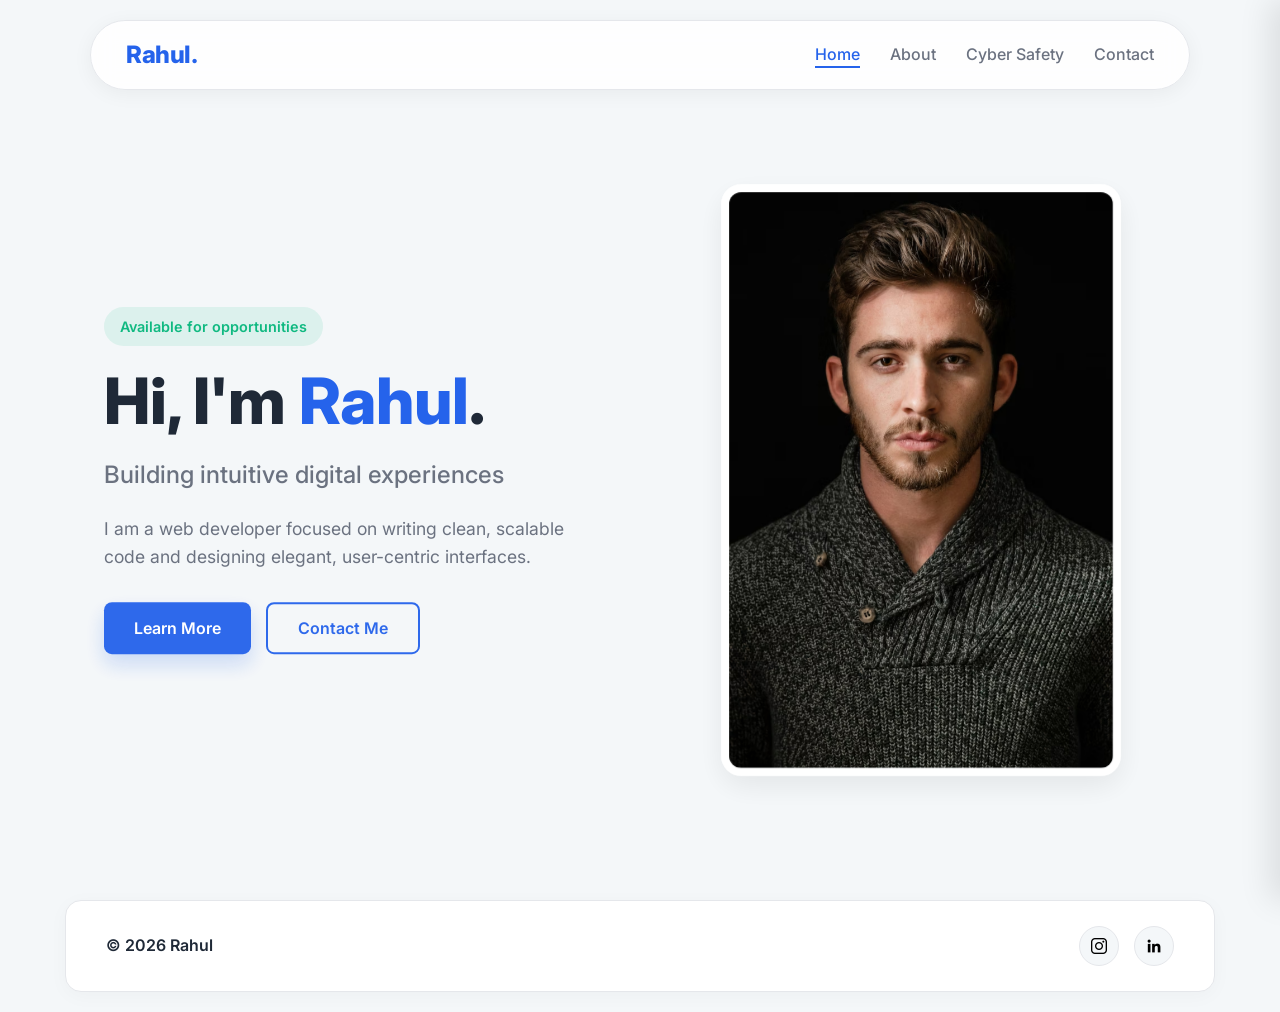
<file: index.html>
<!DOCTYPE html>
<html lang="en">
<head>
  <meta charset="UTF-8">
  <meta name="viewport" content="width=device-width, initial-scale=1.0">
  <title>Rahul Portfolio - Home</title>
  <link rel="stylesheet" href="css/style.css">
  <link rel="stylesheet" href="css/responsive.css">
</head>
<body>

  <nav class="navbar">
    <h1>Rahul.</h1>
    <ul class="desktop-nav">
      <li><a href="index.html" class="active">Home</a></li>
      <li><a href="about.html">About</a></li>
      <li><a href="cyberSafety.html">Cyber Safety</a></li>
      <li><a href="contact.html">Contact</a></li>
    </ul>
    <div class="menu-btn">
      <span></span><span></span><span></span>
    </div>
  </nav> 
  
  <div class="sidebar">
    <ul class="nav-links">
      <li><a href="index.html">Home</a></li>
      <li><a href="about.html">About</a></li>
      <li><a href="cyberSafety.html">Cyber Safety</a></li>
      <li><a href="contact.html">Contact</a></li>
    </ul>
  </div>

  <main class="home-main">
    <div class="home-text">
      <div class="status-badge">Available for opportunities</div>
      <h1>Hi, I'm <span>Rahul</span>.</h1>
      <h2>Building <span class="changing-text">intuitive digital experiences</span></h2>
      <p>I am a web developer focused on writing clean, scalable code and designing elegant, user-centric interfaces.</p>
      
      <div class="home-buttons">
        <button class="btn-primary" onclick="window.location.href='about.html'">Learn More</button>
        <button class="btn-secondary" onclick="window.location.href='contact.html'">Contact Me</button>
      </div>
    </div>

    <div class="home-image-container">
      <img src="images/person.avif" alt="Rahul Portrait" class="home-image">
    </div>
  </main>

  <footer class="footer">
    <div class="copyright">&copy; 2026 Rahul</div>
    <div>
      <ul class="icons"> 
        <li><img src="images/instagram.png" alt="IG" style="width:16px;"></li>
        <li><img src="images/linkedin.png" alt="IN" style="width:16px;"></li>
      </ul>
    </div>
  </footer>

  <script src="https://cdnjs.cloudflare.com/ajax/libs/gsap/3.12.5/gsap.min.js"></script>
  <script src="js/script.js"></script>
</body>
</html>
</file>
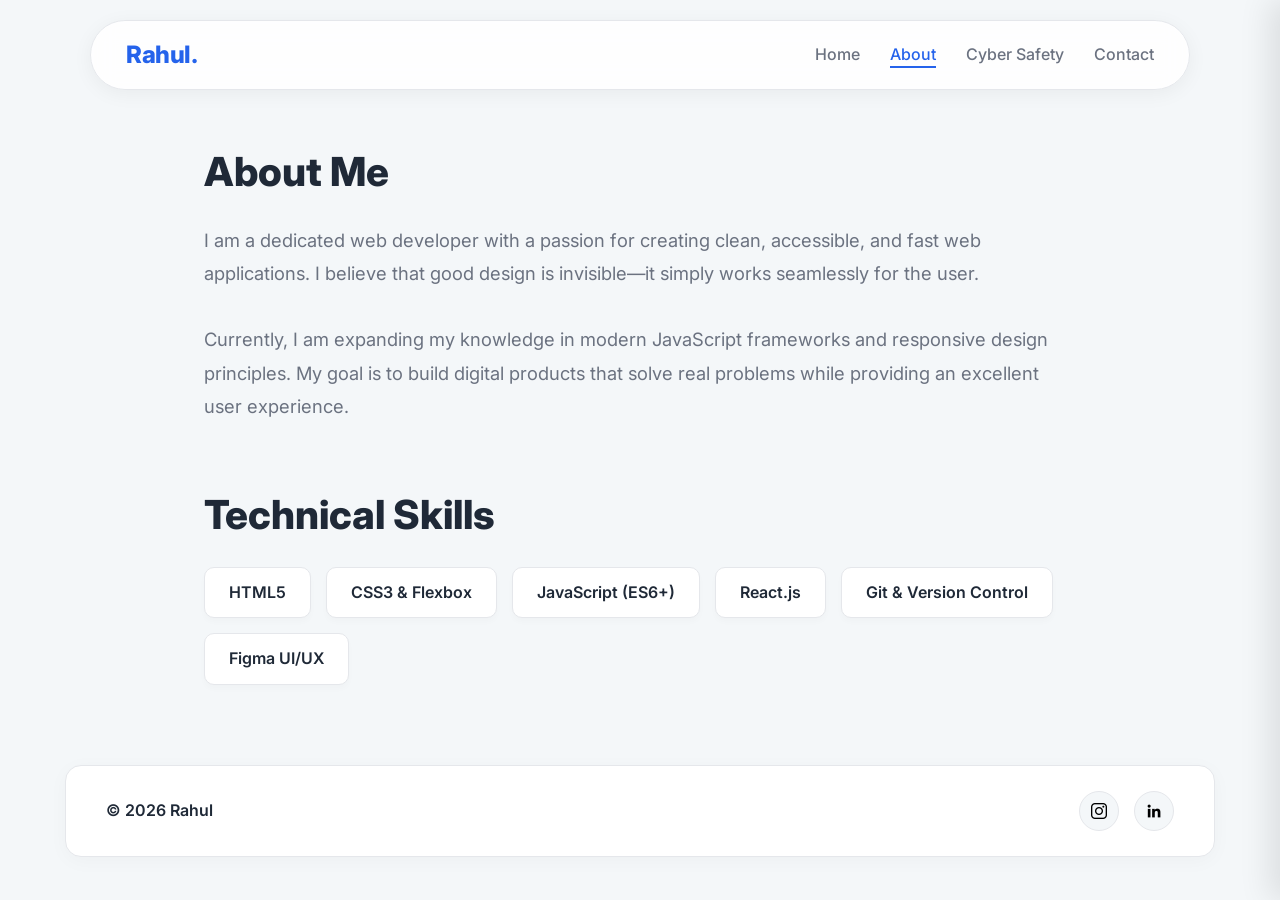
<file: about.html>
<!DOCTYPE html>
<html lang="en">
<head>
  <meta charset="UTF-8">
  <meta name="viewport" content="width=device-width, initial-scale=1.0">
  <title>Rahul Portfolio - About</title>
  <link rel="stylesheet" href="css/style.css">
  <link rel="stylesheet" href="css/responsive.css">
</head>
<body>

  <nav class="navbar">
    <h1>Rahul.</h1>
    <ul class="desktop-nav">
      <li><a href="index.html">Home</a></li>
      <li><a href="about.html" class="active">About</a></li>
      <li><a href="cyberSafety.html">Cyber Safety</a></li>
      <li><a href="contact.html">Contact</a></li>
    </ul>
    <div class="menu-btn">
      <span></span><span></span><span></span>
    </div>
  </nav>

  <div class="sidebar">
    <ul class="nav-links">
      <li><a href="index.html">Home</a></li>
      <li><a href="about.html">About</a></li>
      <li><a href="cyberSafety.html">Cyber Safety</a></li>
      <li><a href="contact.html">Contact</a></li>
    </ul>
  </div>

  <main class="about-main">
    <div class="about-me">
      <h1 class="section-title">About Me</h1>
      <p> 
        I am a dedicated web developer with a passion for creating clean, accessible, and fast web applications. I believe that good design is invisible—it simply works seamlessly for the user.
        <br><br>
        Currently, I am expanding my knowledge in modern JavaScript frameworks and responsive design principles. My goal is to build digital products that solve real problems while providing an excellent user experience.
      </p>
    </div>

    <div class="skills">
      <h2 class="section-title">Technical Skills</h2>
      <ul>
        <li>HTML5</li>
        <li>CSS3 & Flexbox</li>
        <li>JavaScript (ES6+)</li>
        <li>React.js</li>
        <li>Git & Version Control</li>
        <li>Figma UI/UX</li>
      </ul>
    </div>
  </main>

  <footer class="footer">
    <div class="copyright">&copy; 2026 Rahul</div>
    <div>
      <ul class="icons"> 
        <li><img src="images/instagram.png" alt="IG" style="width:16px;"></li>
        <li><img src="images/linkedin.png" alt="IN" style="width:16px;"></li>
      </ul>
    </div>
  </footer>

  <script src="https://cdnjs.cloudflare.com/ajax/libs/gsap/3.12.5/gsap.min.js"></script>
  <script src="js/script.js"></script>
</body>
</html>
</file>
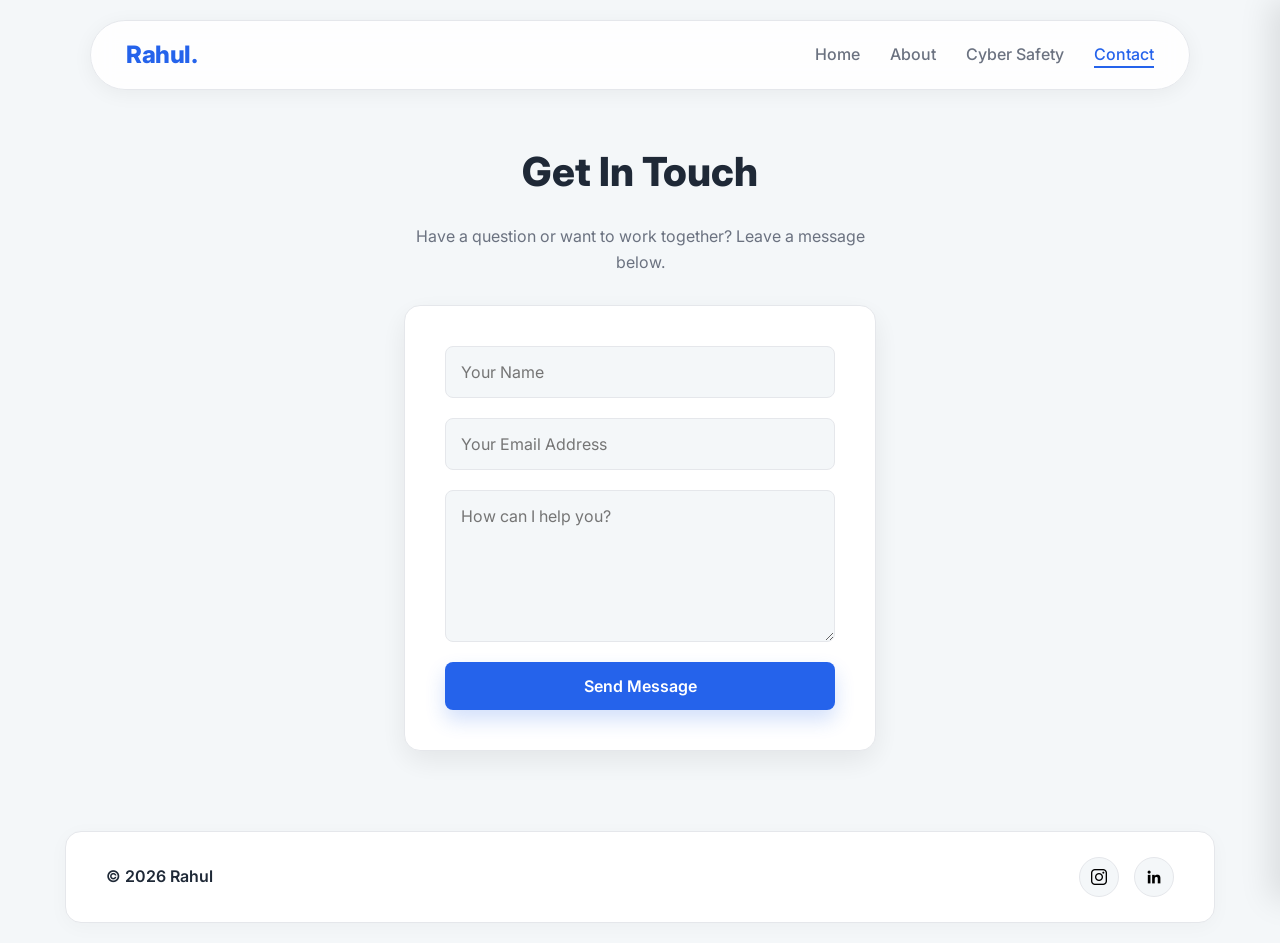
<file: contact.html>
<!DOCTYPE html>
<html lang="en">
<head>
  <meta charset="UTF-8">
  <meta name="viewport" content="width=device-width, initial-scale=1.0">
  <title>Rahul Portfolio - Contact</title>
  <link rel="stylesheet" href="css/style.css">
  <link rel="stylesheet" href="css/responsive.css">
</head>
<body>

  <nav class="navbar">
    <h1>Rahul.</h1>
    <ul class="desktop-nav">
      <li><a href="index.html">Home</a></li>
      <li><a href="about.html">About</a></li>
      <li><a href="cyberSafety.html">Cyber Safety</a></li>
      <li><a href="contact.html" class="active">Contact</a></li>
    </ul>
    <div class="menu-btn">
      <span></span><span></span><span></span>
    </div>
  </nav> 
  
  <div class="sidebar">
    <ul class="nav-links">
      <li><a href="index.html">Home</a></li>
      <li><a href="about.html">About</a></li>
      <li><a href="cyberSafety.html">Cyber Safety</a></li>
      <li><a href="contact.html">Contact</a></li>
    </ul>
  </div>

  <main class="contact-main">
    <h1 class="section-title">Get In Touch</h1>
    <p style="color: var(--text-muted);">Have a question or want to work together? Leave a message below.</p>
    
    <form action="#" method="POST"> 
      <input type="text" placeholder="Your Name" required>
      <input type="email" placeholder="Your Email Address" required>
      <textarea rows="6" placeholder="How can I help you?" required></textarea>
      <button type="submit" class="btn-primary">Send Message</button>
    </form>
  </main>
  
  <footer class="footer">
    <div class="copyright">&copy; 2026 Rahul</div>
    <div>
      <ul class="icons"> 
        <li><img src="images/instagram.png" alt="IG" style="width:16px;"></li>
        <li><img src="images/linkedin.png" alt="IN" style="width:16px;"></li>
      </ul>
    </div>
  </footer>

  <script src="https://cdnjs.cloudflare.com/ajax/libs/gsap/3.12.5/gsap.min.js"></script>
  <script src="js/script.js"></script>
</body>
</html>
</file>
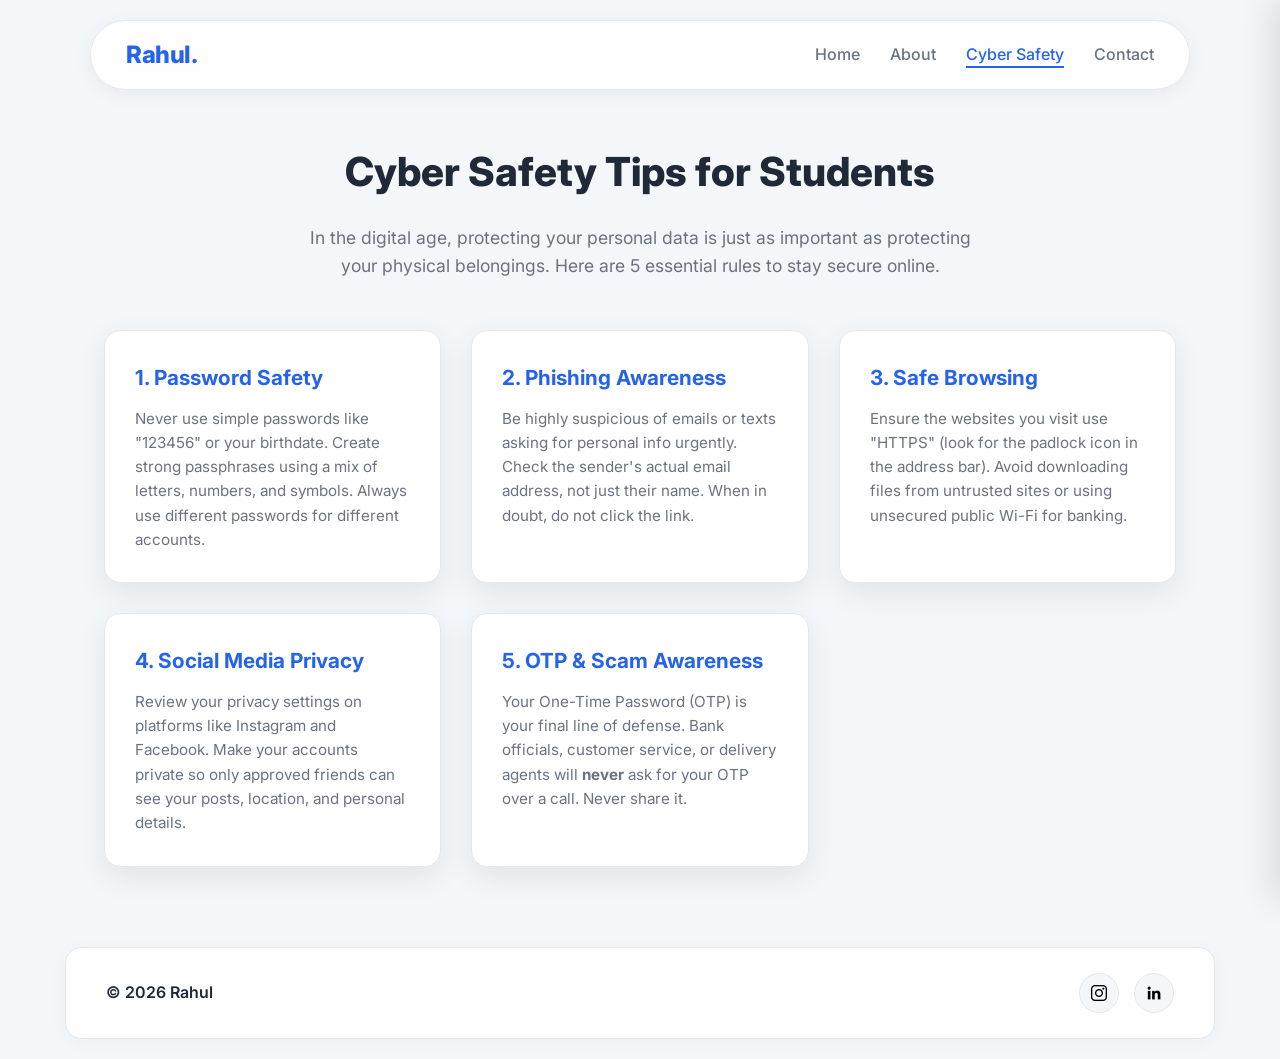
<file: cyberSafety.html>
<!DOCTYPE html>
<html lang="en">
<head>
  <meta charset="UTF-8">
  <meta name="viewport" content="width=device-width, initial-scale=1.0">
  <title>Rahul Portfolio - Cyber Safety</title>
  <link rel="stylesheet" href="css/style.css">
  <link rel="stylesheet" href="css/responsive.css">
</head>
<body>

  <nav class="navbar">
    <h1>Rahul.</h1>
    <ul class="desktop-nav">
      <li><a href="index.html">Home</a></li>
      <li><a href="about.html">About</a></li>
      <li><a href="cyberSafety.html" class="active">Cyber Safety</a></li>
      <li><a href="contact.html">Contact</a></li>
    </ul>
    <div class="menu-btn">
      <span></span><span></span><span></span>
    </div>
  </nav> 
  
  <div class="sidebar">
    <ul class="nav-links">
      <li><a href="index.html">Home</a></li>
      <li><a href="about.html">About</a></li>
      <li><a href="cyberSafety.html">Cyber Safety</a></li>
      <li><a href="contact.html">Contact</a></li>
    </ul>
  </div>

  <main class="cyber-main">
    <div class="cyber-intro">
      <h1 class="section-title">Cyber Safety Tips for Students</h1>
      <p>In the digital age, protecting your personal data is just as important as protecting your physical belongings. Here are 5 essential rules to stay secure online.</p>
    </div>

    <div class="safety-grid">
      <div class="safety-card">
        <h3>1. Password Safety</h3>
        <p>Never use simple passwords like "123456" or your birthdate. Create strong passphrases using a mix of letters, numbers, and symbols. Always use different passwords for different accounts.</p>
      </div>

      <div class="safety-card">
        <h3>2. Phishing Awareness</h3>
        <p>Be highly suspicious of emails or texts asking for personal info urgently. Check the sender's actual email address, not just their name. When in doubt, do not click the link.</p>
      </div>

      <div class="safety-card">
        <h3>3. Safe Browsing</h3>
        <p>Ensure the websites you visit use "HTTPS" (look for the padlock icon in the address bar). Avoid downloading files from untrusted sites or using unsecured public Wi-Fi for banking.</p>
      </div>

      <div class="safety-card">
        <h3>4. Social Media Privacy</h3>
        <p>Review your privacy settings on platforms like Instagram and Facebook. Make your accounts private so only approved friends can see your posts, location, and personal details.</p>
      </div>

      <div class="safety-card">
        <h3>5. OTP & Scam Awareness</h3>
        <p>Your One-Time Password (OTP) is your final line of defense. Bank officials, customer service, or delivery agents will <strong>never</strong> ask for your OTP over a call. Never share it.</p>
      </div>
    </div>
  </main>
  
  <footer class="footer">
    <div class="copyright">&copy; 2026 Rahul</div>
    <div>
      <ul class="icons"> 
        <li><img src="images/instagram.png" alt="IG" style="width:16px;"></li>
        <li><img src="images/linkedin.png" alt="IN" style="width:16px;"></li>
      </ul>
    </div>
  </footer>

  <script src="https://cdnjs.cloudflare.com/ajax/libs/gsap/3.12.5/gsap.min.js"></script>
  <script src="js/script.js"></script>
</body>
</html>
</file>
<file: css/style.css>
@import url('https://fonts.googleapis.com/css2?family=Inter:wght@300;400;500;600;700;800&display=swap');

* {
  margin: 0;
  padding: 0;
  box-sizing: border-box;
}

:root {
  --bg: #F4F7F9; /* Light gray-blue background */
  --surface: #FFFFFF; /* Pure white cards */
  --primary: #2563EB; /* Royal Blue */
  --primary-hover: #1D4ED8;
  --secondary: #10B981; /* Emerald Green (Good for safety theme) */
  --text-main: #1F2937; /* Dark Slate */
  --text-muted: #6B7280; /* Medium Gray */
  --border: #E5E7EB;
  --shadow: 0 10px 30px rgba(0, 0, 0, 0.08);
  --shadow-hover: 0 20px 40px rgba(37, 99, 235, 0.15);
}

html {
  scroll-behavior: smooth;
}

body {
  font-family: 'Inter', sans-serif;
  color: var(--text-main);
  background-color: var(--bg);
  overflow-x: hidden;
  line-height: 1.6;
}

a {
  text-decoration: none;
}

img {
  display: block;
  max-width: 100%;
}

ul {
  list-style: none;
}

/* ---------- NAVBAR ---------- */
.navbar {
  position: fixed;
  top: 20px;
  left: 50%;
  transform: translateX(-50%);
  width: min(1100px, 92%);
  padding: 15px 35px;
  display: flex;
  justify-content: space-between;
  align-items: center;
  background: rgba(255, 255, 255, 0.85);
  backdrop-filter: blur(12px);
  border: 1px solid var(--border);
  border-radius: 50px;
  box-shadow: 0 4px 20px rgba(0,0,0,0.05);
  z-index: 1000;
}

.navbar h1 {
  font-size: 1.5rem;
  font-weight: 800;
  color: var(--primary);
  letter-spacing: -0.5px;
}

.desktop-nav {
  display: flex;
  gap: 30px;
}

.desktop-nav a {
  color: var(--text-muted);
  font-weight: 500;
  position: relative;
  transition: color 0.3s;
}

.desktop-nav a:hover, .desktop-nav a.active {
  color: var(--primary);
}

.desktop-nav a::after {
  content: "";
  position: absolute;
  left: 0;
  bottom: -4px;
  width: 0;
  height: 2px;
  background: var(--primary);
  transition: 0.3s;
}

.desktop-nav a:hover::after, .desktop-nav a.active::after {
  width: 100%;
}

.menu-btn {
  display: none;
  flex-direction: column;
  gap: 5px;
  cursor: pointer;
}

.menu-btn span {
  width: 25px;
  height: 3px;
  background: var(--text-main);
  transition: 0.3s;
  border-radius: 5px;
}

/* ---------- SIDEBAR ---------- */
.sidebar {
  position: fixed;
  right: 0;
  top: 0;
  height: 100vh;
  width: 280px;
  background: var(--surface);
  padding: 100px 40px;
  transform: translateX(100%);
  z-index: 999;
  box-shadow: -10px 0 30px rgba(0, 0, 0, 0.1);
  border-left: 1px solid var(--border);
}

.nav-links {
  display: flex;
  flex-direction: column;
  gap: 25px;
}

.nav-links a {
  font-size: 1.2rem;
  font-weight: 600;
  color: var(--text-main);
}

.nav-links a:hover {
  color: var(--primary);
}

/* ---------- BUTTONS ---------- */
button {
  border: none;
  padding: 14px 30px;
  border-radius: 8px;
  font-weight: 600;
  font-family: inherit;
  font-size: 1rem;
  cursor: pointer;
  transition: all 0.3s ease;
}

.btn-primary {
  background: var(--primary);
  color: white;
  box-shadow: 0 10px 20px rgba(37, 99, 235, 0.2);
}

.btn-primary:hover {
  background: var(--primary-hover);
  transform: translateY(-2px);
  box-shadow: 0 15px 25px rgba(37, 99, 235, 0.3);
}

.btn-secondary {
  background: transparent;
  border: 2px solid var(--primary);
  color: var(--primary);
}

.btn-secondary:hover {
  background: rgba(37, 99, 235, 0.05);
  transform: translateY(-2px);
}

/* ---------- HOME PAGE ---------- */
.home-main {
  min-height: 100vh;
  display: flex;
  align-items: center;
  justify-content: center;
  padding: 120px 5% 60px;
  max-width: 1200px;
  margin: 0 auto;
  gap: 50px;
}

.home-text {
  flex: 1;
  display: flex;
  flex-direction: column;
  gap: 20px;
}

.status-badge {
  display: inline-flex;
  align-items: center;
  gap: 8px;
  padding: 8px 16px;
  background: rgba(16, 185, 129, 0.1);
  color: var(--secondary);
  border-radius: 50px;
  font-size: 0.9rem;
  font-weight: 600;
  width: fit-content;
}

.home-text h1 {
  font-size: clamp(3rem, 5vw, 4rem);
  line-height: 1.1;
  color: var(--text-main);
  font-weight: 800;
}

.home-text h1 span {
  color: var(--primary);
}

.home-text h2 {
  font-size: 1.5rem;
  color: var(--text-muted);
  font-weight: 500;
}

.home-text p {
  font-size: 1.1rem;
  color: var(--text-muted);
  max-width: 500px;
  margin-bottom: 10px;
}

.home-buttons {
  display: flex;
  gap: 15px;
}

.home-image-container {
  flex: 1;
  display: flex;
  justify-content: center;
}

.home-image {
  width: 100%;
  max-width: 400px;
  border-radius: 20px;
  box-shadow: var(--shadow);
  border: 8px solid var(--surface);
  transition: transform 0.3s;
}

.home-image:hover {
  transform: translateY(-10px);
}

/* ---------- ABOUT PAGE ---------- */
.about-main {
  padding: 140px 5% 80px;
  max-width: 1000px;
  margin: 0 auto;
  display: flex;
  flex-direction: column;
  gap: 60px;
}

.section-title {
  font-size: 2.5rem;
  color: var(--text-main);
  margin-bottom: 20px;
  font-weight: 800;
}

.about-me p {
  font-size: 1.15rem;
  color: var(--text-muted);
  line-height: 1.8;
}

.skills ul {
  display: flex;
  flex-wrap: wrap;
  gap: 15px;
  margin-top: 20px;
}

.skills li {
  background: var(--surface);
  padding: 12px 24px;
  border-radius: 10px;
  border: 1px solid var(--border);
  box-shadow: 0 4px 6px rgba(0,0,0,0.02);
  transition: all 0.3s ease;
  font-weight: 600;
  color: var(--text-main);
  display: flex;
  align-items: center;
  gap: 10px;
}

.skills li:hover {
  border-color: var(--primary);
  transform: translateY(-3px);
  box-shadow: var(--shadow);
}

/* ---------- CYBER SAFETY PAGE ---------- */
.cyber-main {
  padding: 140px 5% 80px;
  max-width: 1200px;
  margin: 0 auto;
}

.cyber-intro {
  text-align: center;
  max-width: 700px;
  margin: 0 auto 50px;
}

.cyber-intro p {
  color: var(--text-muted);
  font-size: 1.1rem;
}

.safety-grid {
  display: grid;
  grid-template-columns: repeat(auto-fit, minmax(300px, 1fr));
  gap: 30px;
}

.safety-card {
  background: var(--surface);
  padding: 30px;
  border-radius: 16px;
  border: 1px solid var(--border);
  box-shadow: var(--shadow);
  transition: transform 0.3s ease;
}

.safety-card:hover {
  transform: translateY(-5px);
  border-color: var(--secondary);
}

.safety-card h3 {
  color: var(--primary);
  font-size: 1.3rem;
  margin-bottom: 12px;
}

.safety-card p {
  color: var(--text-muted);
  font-size: 0.95rem;
}

/* ---------- CONTACT PAGE ---------- */
.contact-main {
  padding: 140px 5% 80px;
  max-width: 600px;
  margin: 0 auto;
  text-align: center;
}

form {
  display: flex;
  flex-direction: column;
  gap: 20px;
  background: var(--surface);
  padding: 40px;
  border-radius: 16px;
  box-shadow: var(--shadow);
  border: 1px solid var(--border);
  margin-top: 30px;
}

input, textarea {
  width: 100%;
  padding: 15px;
  border: 1px solid var(--border);
  border-radius: 8px;
  font-family: inherit;
  font-size: 1rem;
  color: var(--text-main);
  background: var(--bg);
  transition: all 0.3s;
}

input:focus, textarea:focus {
  outline: none;
  border-color: var(--primary);
  box-shadow: 0 0 0 3px rgba(37, 99, 235, 0.1);
}

/* ---------- FOOTER ---------- */
.footer {
  width: min(1150px, 94%);
  margin: 0 auto 20px;
  padding: 25px 40px;
  background: var(--surface);
  border: 1px solid var(--border);
  border-radius: 16px;
  display: flex;
  justify-content: space-between;
  align-items: center;
  box-shadow: 0 4px 20px rgba(0,0,0,0.03);
}

.copyright {
  color: var(--text-main);
  font-weight: 600;
}

.icons {
  display: flex;
  gap: 15px;
}

.icons li {
  width: 40px;
  height: 40px;
  border-radius: 50%;
  background: var(--bg);
  display: flex;
  align-items: center;
  justify-content: center;
  transition: 0.3s;
  border: 1px solid var(--border);
}

.icons li:hover {
  background: var(--primary);
  transform: translateY(-3px);
}
</file>
<file: css/responsive.css>
@media (max-width: 900px) {
  /* Homepage Stack */
  .home-main {
    flex-direction: column-reverse; /* Puts image above text on mobile */
    text-align: center;
    padding-top: 130px;
    gap: 30px;
  }
  
  .home-text {
    align-items: center;
  }
  
  .home-buttons {
    justify-content: center;
  }

  .home-image {
    max-width: 300px;
  }
}

@media (max-width: 768px) {
  /* Navbar */
  .desktop-nav {
    display: none;
  }

  .menu-btn {
    display: flex;
  }

  .navbar {
    padding: 15px 25px;
    width: 95%;
  }

  /* Padding adjustments */
  .about-main, .cyber-main, .contact-main {
    padding: 120px 20px 60px;
  }

  .section-title {
    font-size: 2rem;
  }

  /* Footer stack */
  .footer {
    flex-direction: column;
    text-align: center;
    gap: 15px;
    padding: 20px;
  }
}
</file>
